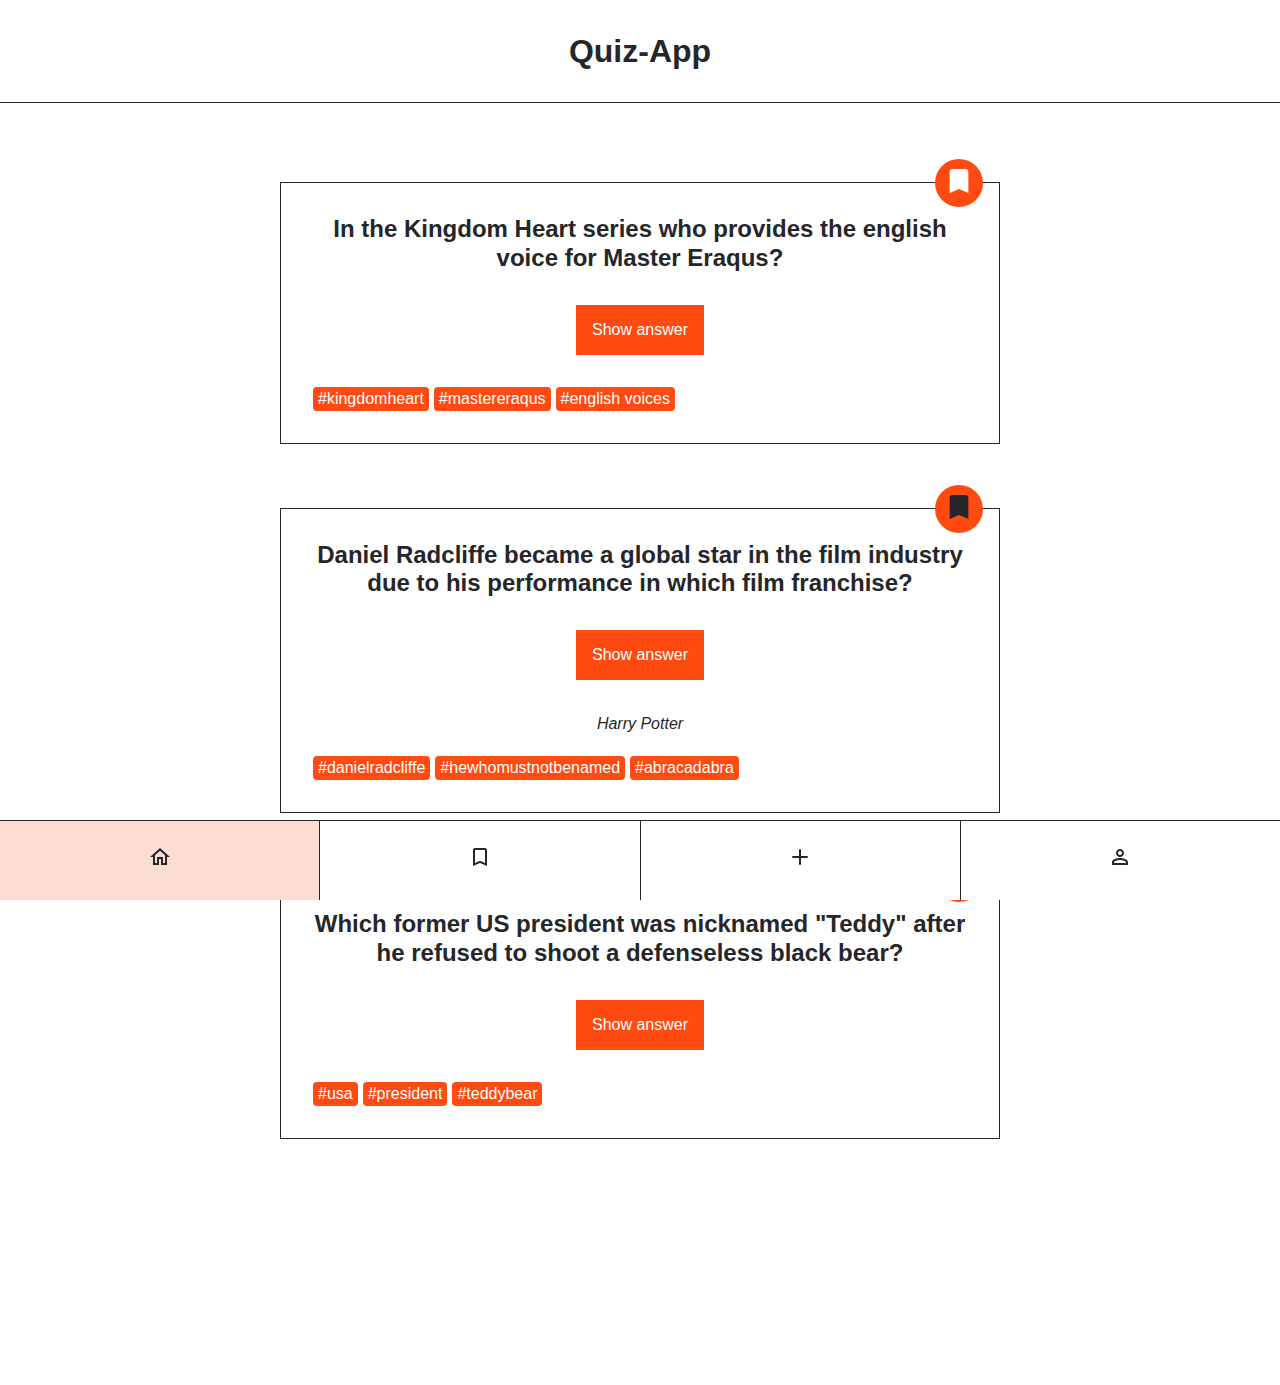
<file: index.html>
<!DOCTYPE html>
<html lang="en">
  <head>
    <meta charset="UTF-8" />
    <meta http-equiv="X-UA-Compatible" content="IE=edge" />
    <meta name="viewport" content="width=device-width, initial-scale=1.0" />
    <title>Quiz-App</title>
    <link rel="stylesheet" href="./styles.css" />
    <script src="./index.js" defer></script>
  </head>
  <body>
    <header class="header">
      <h1 class="header__title">Quiz-App</h1>
    </header>
    <main>
      <ul class="card-list">
        <!--
                FIRST CARD
              -->
        <li class="card-list__item">
          <article class="card" data-js="card">
            <h2 class="card__question">
              In the Kingdom Heart series who provides the english voice for
              Master Eraqus?
            </h2>
            <button
              class="card__button-answer"
              type="button"
              data-js="answer-button"
            >
              Show answer
            </button>
            <p class="card__answer" data-js="answer">Mark Hamill</p>
            <ul class="card__tag-list">
              <li class="card__tag-list-item">#kingdomheart</li>
              <li class="card__tag-list-item">#mastereraqus</li>
              <li class="card__tag-list-item">#english voices</li>
            </ul>
            <div class="card__button-bookmark">
              <button
                class="bookmark"
                aria-label="bookmark"
                type="button"
                data-js="bookmark"
              >
                <svg
                  class="bookmark__icon"
                  xmlns="http://www.w3.org/2000/svg"
                  viewbox="0 0 24 24"
                >
                  <path
                    d="M17 3H7c-1.1 0-2 .9-2 2v16l7-3 7 3V5c0-1.1-.9-2-2-2z"
                  />
                </svg>
              </button>
            </div>
          </article>
        </li>
        <!--
                SECOND CARD
              -->
        <li class="card-list__item">
          <article class="card">
            <h2 class="card__question">
              Daniel Radcliffe became a global star in the film industry due to
              his performance in which film franchise?
            </h2>
            <button class="card__button-answer" type="button">
              Show answer
            </button>
            <p class="card__answer card__answer--active">Harry Potter</p>
            <ul class="card__tag-list">
              <li class="card__tag-list-item">#danielradcliffe</li>
              <li class="card__tag-list-item">#hewhomustnotbenamed</li>
              <li class="card__tag-list-item">#abracadabra</li>
            </ul>
            <div class="card__button-bookmark">
              <button
                class="bookmark bookmark--active"
                aria-label="bookmark"
                type="button"
              >
                <svg
                  class="bookmark__icon"
                  xmlns="http://www.w3.org/2000/svg"
                  viewbox="0 0 24 24"
                >
                  <path
                    d="M17 3H7c-1.1 0-2 .9-2 2v16l7-3 7 3V5c0-1.1-.9-2-2-2z"
                  />
                </svg>
              </button>
            </div>
          </article>
        </li>
        <!--
                THIRD CARD
              -->
        <li class="card-list__item">
          <article class="card">
            <h2 class="card__question">
              Which former US president was nicknamed &quot;Teddy&quot; after he
              refused to shoot a defenseless black bear?
            </h2>
            <button class="card__button-answer" type="button">
              Show answer
            </button>
            <p class="card__answer">Theodore Roosevelt</p>
            <ul class="card__tag-list">
              <li class="card__tag-list-item">#usa</li>
              <li class="card__tag-list-item">#president</li>
              <li class="card__tag-list-item">#teddybear</li>
            </ul>
            <div class="card__button-bookmark">
              <button class="bookmark" aria-label="bookmark" type="button">
                <svg
                  class="bookmark__icon"
                  xmlns="http://www.w3.org/2000/svg"
                  viewbox="0 0 24 24"
                >
                  <path
                    d="M17 3H7c-1.1 0-2 .9-2 2v16l7-3 7 3V5c0-1.1-.9-2-2-2z"
                  />
                </svg>
              </button>
            </div>
          </article>
        </li>
      </ul>
    </main>

    <nav class="navigation">
      <ul class="navigation__list">
        <li class="navigation__list-item navigation__list-item--active">
          <a
            class="navigation__link"
            href="/index.html"
            aria-label="go to home page"
          >
            <svg
              xmlns="http://www.w3.org/2000/svg"
              height="24px"
              viewbox="0 0 24 24"
              width="24px"
            >
              <path
                d="M12 5.69l5 4.5V18h-2v-6H9v6H7v-7.81l5-4.5M12 3L2 12h3v8h6v-6h2v6h6v-8h3L12 3z"
              />
            </svg>
          </a>
        </li>
        <li class="navigation__list-item">
          <a
            class="navigation__link"
            href="/bookmarks.html"
            aria-label="go to bookmarks page"
          >
            <svg
              xmlns="http://www.w3.org/2000/svg"
              height="24px"
              viewbox="0 0 24 24"
              width="24px"
            >
              <path
                d="M17 3H7c-1.1 0-2 .9-2 2v16l7-3 7 3V5c0-1.1-.9-2-2-2zm0 15l-5-2.18L7 18V5h10v13z"
              />
            </svg>
          </a>
        </li>
        <li class="navigation__list-item">
          <a
            class="navigation__link"
            href="/form.html"
            aria-label="go to create page"
          >
            <svg
              xmlns="http://www.w3.org/2000/svg"
              width="24"
              height="24"
              viewBox="0 0 24 24"
              fill="none"
              stroke="currentColor"
              stroke-width="2"
              stroke-linecap="round"
              stroke-linejoin="round"
              class="icon icon-tabler icons-tabler-outline icon-tabler-plus"
            >
              <path stroke="none" d="M0 0h24v24H0z" fill="none" />
              <path d="M12 5l0 14" />
              <path d="M5 12l14 0" />
            </svg>
          </a>
        </li>
        <li class="navigation__list-item">
          <a
            class="navigation__link"
            href="/profile.html"
            aria-label="go to profile page"
          >
            <svg
              xmlns="http://www.w3.org/2000/svg"
              height="24px"
              viewbox="0 0 24 24"
              width="24px"
            >
              <path
                d="M12 6c1.1 0 2 .9 2 2s-.9 2-2 2-2-.9-2-2 .9-2 2-2m0 9c2.7 0 5.8 1.29 6 2v1H6v-.99c.2-.72 3.3-2.01 6-2.01m0-11C9.79 4 8 5.79 8 8s1.79 4 4 4 4-1.79 4-4-1.79-4-4-4zm0 9c-2.67 0-8 1.34-8 4v3h16v-3c0-2.66-5.33-4-8-4z"
              />
            </svg>
          </a>
        </li>
      </ul>
    </nav>
  </body>
</html>
</file>
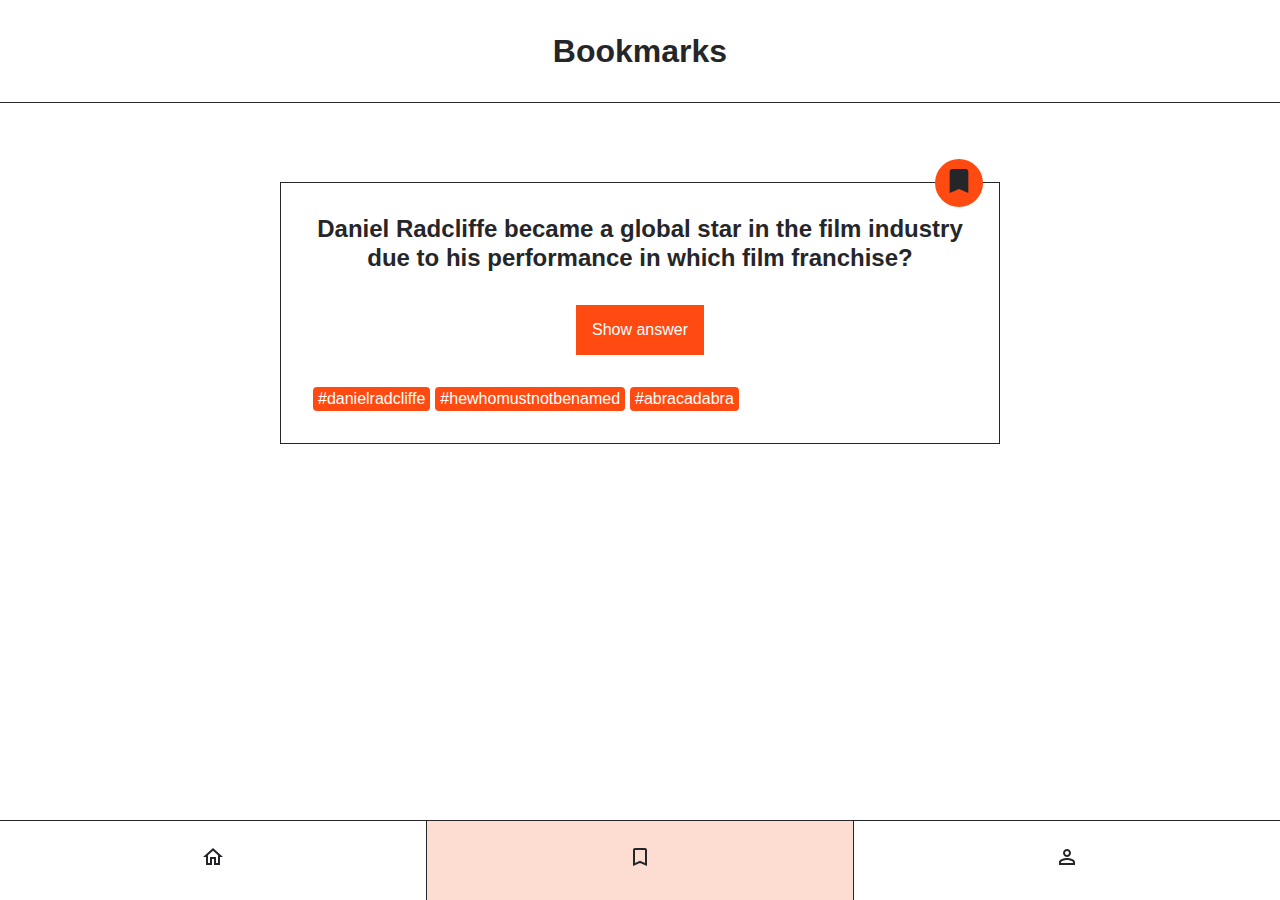
<file: bookmarks.html>
<!DOCTYPE html>
<html lang="en">
  <head>
    <meta charset="UTF-8" />
    <meta http-equiv="X-UA-Compatible" content="IE=edge" />
    <meta name="viewport" content="width=device-width, initial-scale=1.0" />
    <title>Quiz-App</title>
    <link rel="stylesheet" href="./styles.css" />
  </head>
  <body>
    <header class="header">
      <h1 class="header__title">Bookmarks</h1>
    </header>
    <main>
      <ul class="card-list">
        <li class="card-list__item">
          <article class="card">
            <h2 class="card__question">
              Daniel Radcliffe became a global star in the film industry due to
              his performance in which film franchise?
            </h2>
            <button class="card__button-answer" type="button">
              Show answer
            </button>
            <p class="card__answer">Harry Potter</p>
            <ul class="card__tag-list">
              <li class="card__tag-list-item">#danielradcliffe</li>
              <li class="card__tag-list-item">#hewhomustnotbenamed</li>
              <li class="card__tag-list-item">#abracadabra</li>
            </ul>
            <div class="card__button-bookmark">
              <button
                class="bookmark bookmark--active"
                aria-label="bookmark"
                type="button"
              >
                <svg
                  class="bookmark__icon"
                  xmlns="http://www.w3.org/2000/svg"
                  viewbox="0 0 24 24"
                >
                  <path
                    d="M17 3H7c-1.1 0-2 .9-2 2v16l7-3 7 3V5c0-1.1-.9-2-2-2z"
                  />
                </svg>
              </button>
            </div>
          </article>
        </li>
      </ul>
    </main>

    <nav class="navigation">
      <ul class="navigation__list">
        <li class="navigation__list-item">
          <a
            class="navigation__link"
            href="/index.html"
            aria-label="go to home page"
          >
            <svg
              xmlns="http://www.w3.org/2000/svg"
              height="24px"
              viewbox="0 0 24 24"
              width="24px"
            >
              <path
                d="M12 5.69l5 4.5V18h-2v-6H9v6H7v-7.81l5-4.5M12 3L2 12h3v8h6v-6h2v6h6v-8h3L12 3z"
              />
            </svg>
          </a>
        </li>
        <li class="navigation__list-item navigation__list-item--active">
          <a
            class="navigation__link"
            href="/bookmarks.html"
            aria-label="go to bookmarks page"
          >
            <svg
              xmlns="http://www.w3.org/2000/svg"
              height="24px"
              viewbox="0 0 24 24"
              width="24px"
            >
              <path
                d="M17 3H7c-1.1 0-2 .9-2 2v16l7-3 7 3V5c0-1.1-.9-2-2-2zm0 15l-5-2.18L7 18V5h10v13z"
              />
            </svg>
          </a>
        </li>
        <li class="navigation__list-item">
          <a
            class="navigation__link"
            href="/profile.html"
            aria-label="go to profile page"
          >
            <svg
              xmlns="http://www.w3.org/2000/svg"
              height="24px"
              viewbox="0 0 24 24"
              width="24px"
            >
              <path
                d="M12 6c1.1 0 2 .9 2 2s-.9 2-2 2-2-.9-2-2 .9-2 2-2m0 9c2.7 0 5.8 1.29 6 2v1H6v-.99c.2-.72 3.3-2.01 6-2.01m0-11C9.79 4 8 5.79 8 8s1.79 4 4 4 4-1.79 4-4-1.79-4-4-4zm0 9c-2.67 0-8 1.34-8 4v3h16v-3c0-2.66-5.33-4-8-4z"
              />
            </svg>
          </a>
        </li>
      </ul>
    </nav>
  </body>
</html>
</file>
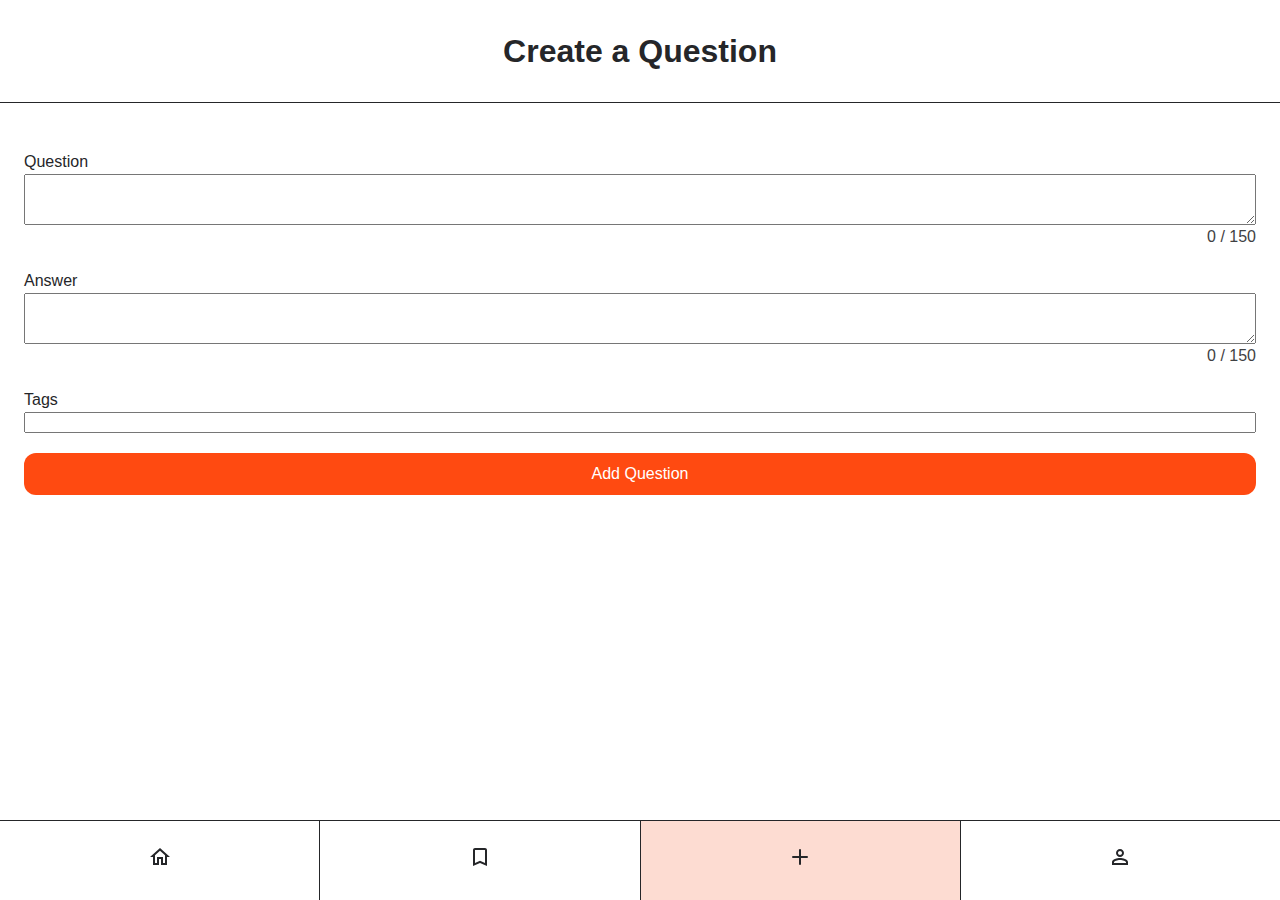
<file: form.html>
<!DOCTYPE html>
<html lang="en">
  <head>
    <meta charset="UTF-8" />
    <meta http-equiv="X-UA-Compatible" content="IE=edge" />
    <meta name="viewport" content="width=device-width, initial-scale=1.0" />
    <title>Quiz-App</title>
    <link rel="stylesheet" href="./styles.css" />
    <script src="form.js" defer></script>
  </head>
  <body class="create-page">
    <header class="header">
      <h1 class="header__title">Create a Question</h1>
    </header>
    <main>
      <form class="form" data-js="form">
        <label class="form__input" aria-label="question">
          <span>Question</span>
          <textarea
            name="question"
            rows="3"
            required
            maxlength="150"
            data-js="question-input"
          ></textarea>
          <span class="form__character-count" data-js="character-count-question"
            >0 / 150</span
          >
        </label>
        <label class="form__input" aria-label="answer">
          <span>Answer</span>
          <textarea
            name="answer"
            rows="3"
            required
            maxlength="150"
            data-js="answer-input"
          ></textarea>
          <span class="form__character-count" data-js="character-count-answer"
            >0 / 150</span
          >
        </label>
        <label class="form__input" aria-label="tags">
          <span>Tags</span>
          <input type="text" name="tags" />
        </label>
        <button class="form__button" type="submit">Add Question</button>
      </form>
      <ul class="card-list" data-js="card-list"></ul>
    </main>
    <nav class="navigation">
      <ul class="navigation__list">
        <li class="navigation__list-item">
          <a
            class="navigation__link"
            href="/index.html"
            aria-label="go to home page"
          >
            <svg
              xmlns="http://www.w3.org/2000/svg"
              height="24px"
              viewbox="0 0 24 24"
              width="24px"
            >
              <path
                d="M12 5.69l5 4.5V18h-2v-6H9v6H7v-7.81l5-4.5M12 3L2 12h3v8h6v-6h2v6h6v-8h3L12 3z"
              />
            </svg>
          </a>
        </li>
        <li class="navigation__list-item">
          <a
            class="navigation__link"
            href="/bookmarks.html"
            aria-label="go to bookmarks page"
          >
            <svg
              xmlns="http://www.w3.org/2000/svg"
              height="24px"
              viewbox="0 0 24 24"
              width="24px"
            >
              <path
                d="M17 3H7c-1.1 0-2 .9-2 2v16l7-3 7 3V5c0-1.1-.9-2-2-2zm0 15l-5-2.18L7 18V5h10v13z"
              />
            </svg>
          </a>
        </li>
        <li class="navigation__list-item navigation__list-item--active">
          <a
            class="navigation__link"
            href="/form.html"
            aria-label="go to create page"
          >
            <svg
              xmlns="http://www.w3.org/2000/svg"
              width="24"
              height="24"
              viewBox="0 0 24 24"
              fill="none"
              stroke="currentColor"
              stroke-width="2"
              stroke-linecap="round"
              stroke-linejoin="round"
              class="icon icon-tabler icons-tabler-outline icon-tabler-plus"
            >
              <path stroke="none" d="M0 0h24v24H0z" fill="none" />
              <path d="M12 5l0 14" />
              <path d="M5 12l14 0" />
            </svg>
          </a>
        </li>
        <li class="navigation__list-item">
          <a
            class="navigation__link"
            href="/profile.html"
            aria-label="go to profile page"
          >
            <svg
              xmlns="http://www.w3.org/2000/svg"
              height="24px"
              viewbox="0 0 24 24"
              width="24px"
            >
              <path
                d="M12 6c1.1 0 2 .9 2 2s-.9 2-2 2-2-.9-2-2 .9-2 2-2m0 9c2.7 0 5.8 1.29 6 2v1H6v-.99c.2-.72 3.3-2.01 6-2.01m0-11C9.79 4 8 5.79 8 8s1.79 4 4 4 4-1.79 4-4-1.79-4-4-4zm0 9c-2.67 0-8 1.34-8 4v3h16v-3c0-2.66-5.33-4-8-4z"
              />
            </svg>
          </a>
        </li>
      </ul>
    </nav>
  </body>
</html>
</file>
<file: styles.css>
@import "./global.css";

@import "./components/bookmark/bookmark.css";
@import "./components/card-list/card-list.css";
@import "./components/card/card.css";
@import "./components/header/header.css";
@import "./components/navigation/navigation.css";
@import "./components/profile/profile.css";
@import "./components/counter-list/counter-list.css";
@import url("./components/form/form.css");
</file>
